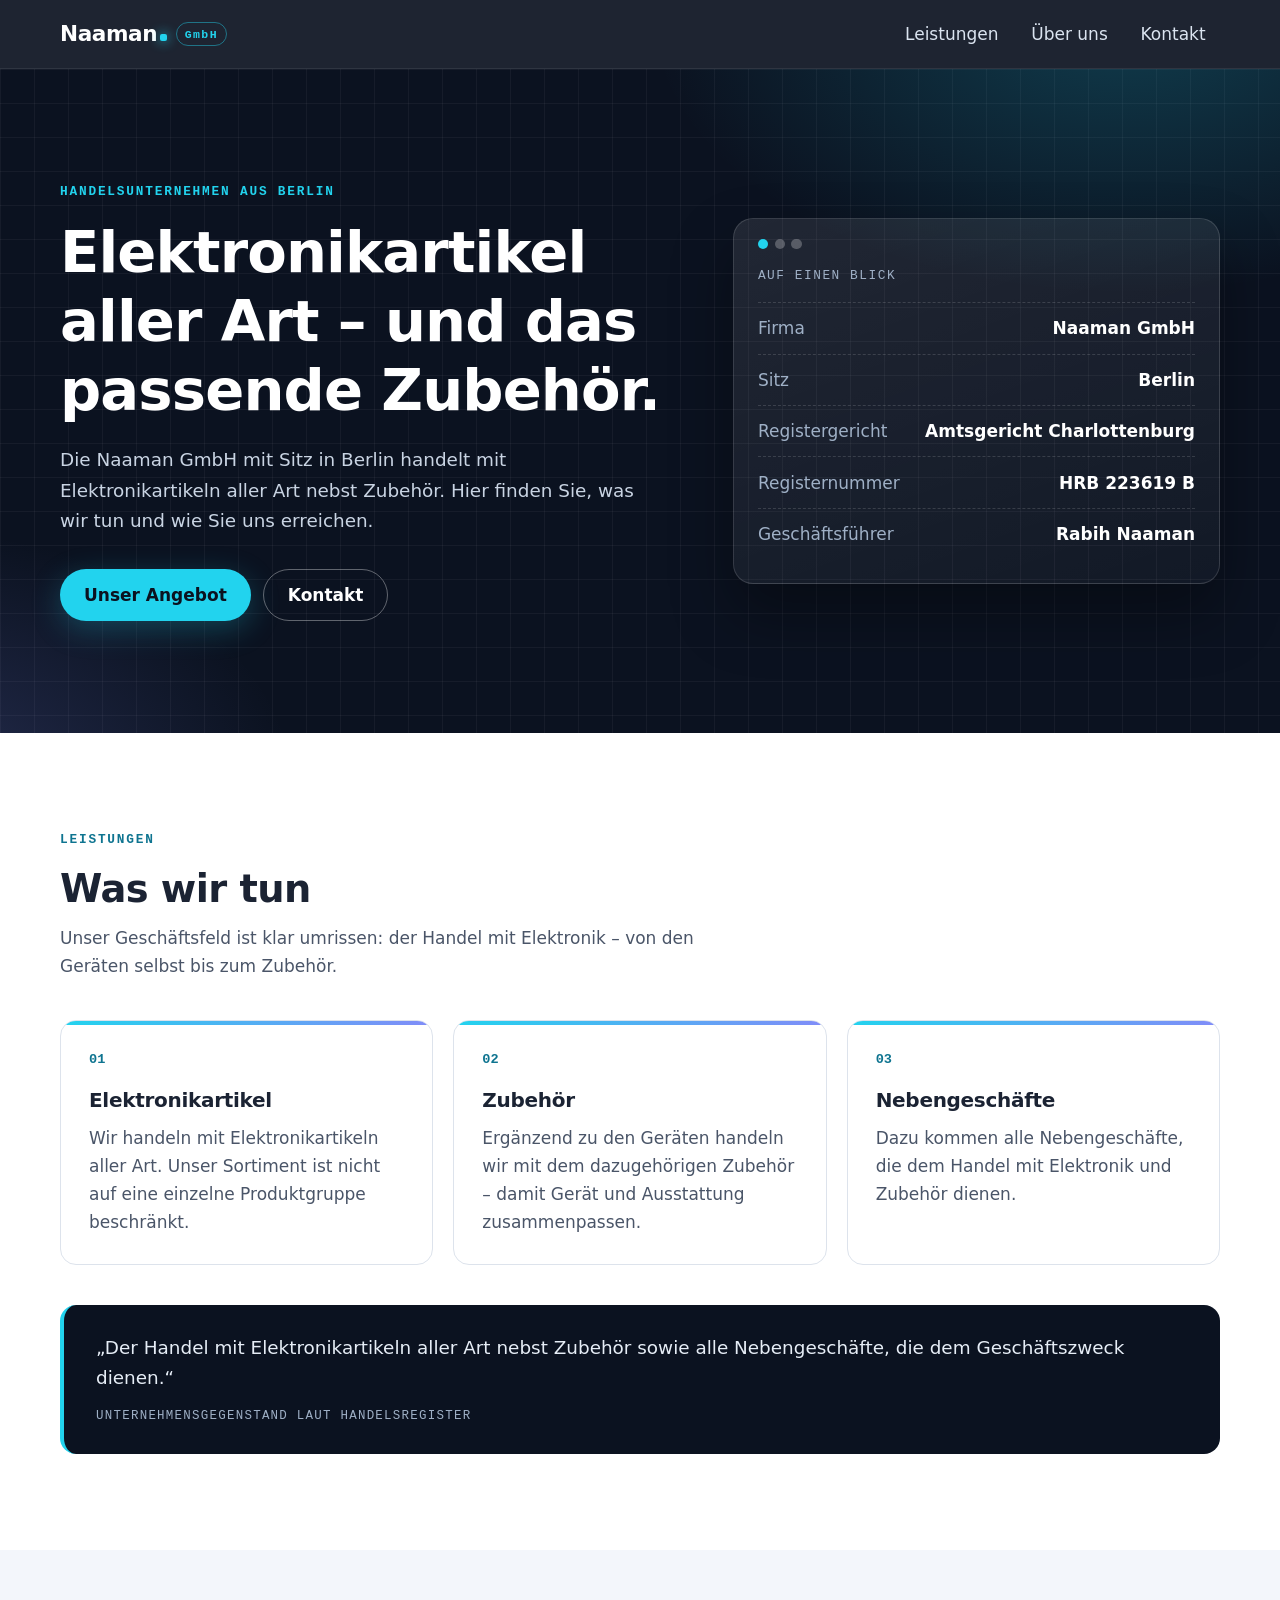
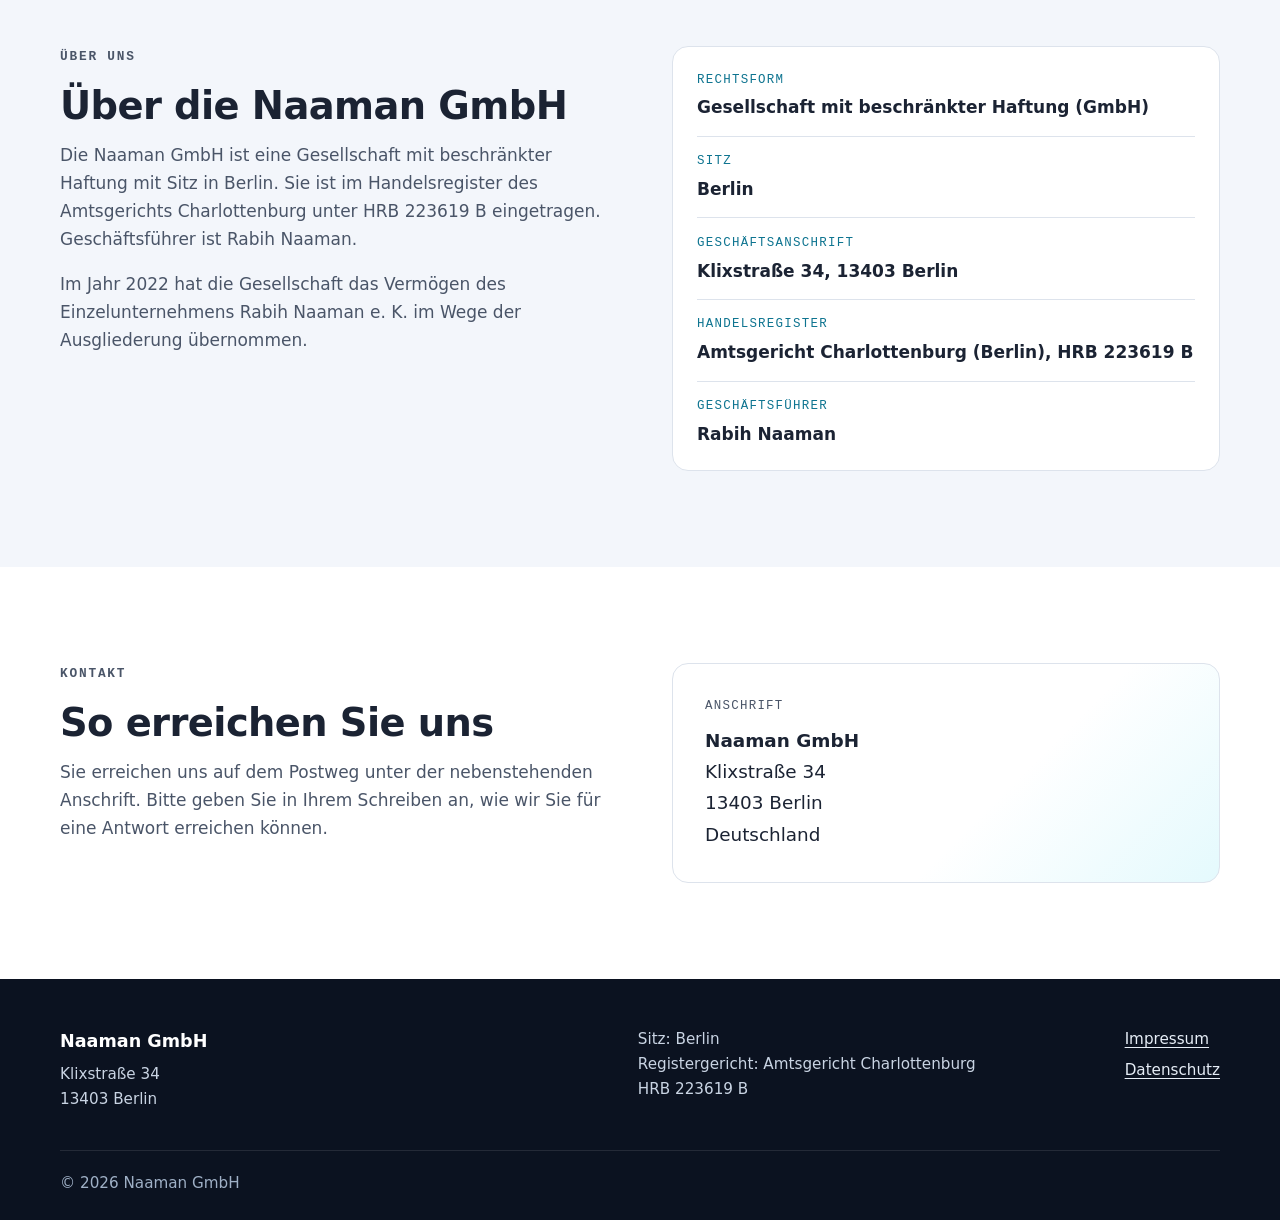
<file: index.html>
<!DOCTYPE html>
<html lang="de-DE">
<head>
  <meta charset="utf-8">
  <meta name="viewport" content="width=device-width, initial-scale=1">
  <title>Naaman GmbH – Handel mit Elektronikartikeln aus Berlin</title>
  <meta name="description" content="Die Naaman GmbH mit Sitz in Berlin handelt mit Elektronikartikeln aller Art nebst Zubehör. Klixstraße 34, 13403 Berlin – Amtsgericht Charlottenburg, HRB 223619 B.">
  <link rel="canonical" href="https://naamangmbh.shop/">
  <meta property="og:type" content="website">
  <meta property="og:locale" content="de_DE">
  <meta property="og:site_name" content="Naaman GmbH">
  <meta property="og:title" content="Naaman GmbH – Handel mit Elektronikartikeln aus Berlin">
  <meta property="og:description" content="Handel mit Elektronikartikeln aller Art nebst Zubehör. Naaman GmbH, Klixstraße 34, 13403 Berlin.">
  <meta property="og:url" content="https://naamangmbh.shop/">
  <meta name="theme-color" content="#0b1220">
  <link rel="stylesheet" href="assets/css/style.css">
  <script src="assets/js/main.js" defer></script>
  <script type="application/ld+json">
  {
    "@context": "https://schema.org",
    "@type": "Organization",
    "name": "Naaman GmbH",
    "legalName": "Naaman GmbH",
    "url": "https://naamangmbh.shop/",
    "description": "Handel mit Elektronikartikeln aller Art nebst Zubehör sowie alle Nebengeschäfte, die dem Geschäftszweck dienen.",
    "address": {
      "@type": "PostalAddress",
      "streetAddress": "Klixstraße 34",
      "postalCode": "13403",
      "addressLocality": "Berlin",
      "addressCountry": "DE"
    },
    "identifier": {
      "@type": "PropertyValue",
      "name": "Handelsregister Amtsgericht Charlottenburg (Berlin)",
      "value": "HRB 223619 B"
    }
  }
  </script>
</head>
<body>
  <a class="skip-link" href="#main">Zum Inhalt springen</a>

  <header class="site-header">
    <div class="container header-inner">
      <a class="brand" href="index.html" aria-label="Naaman GmbH – zur Startseite">
        <span class="brand-name">Naaman</span>
        <span class="brand-form">GmbH</span>
      </a>
      <button class="nav-toggle" type="button" aria-expanded="false" aria-controls="site-nav">
        <span class="nav-toggle-bar" aria-hidden="true"></span>
        <span class="visually-hidden">Menü</span>
      </button>
      <nav id="site-nav" class="site-nav" aria-label="Hauptnavigation">
        <ul>
          <li><a href="#leistungen">Leistungen</a></li>
          <li><a href="#ueber-uns">Über uns</a></li>
          <li><a href="#kontakt">Kontakt</a></li>
        </ul>
      </nav>
    </div>
  </header>

  <main id="main">
    <section class="hero" aria-labelledby="hero-title">
      <div class="container hero-inner">
        <div class="hero-copy">
          <p class="eyebrow">Handelsunternehmen aus Berlin</p>
          <h1 id="hero-title">Elektronikartikel aller Art – und das passende Zubehör.</h1>
          <p class="lead">Die Naaman GmbH mit Sitz in Berlin handelt mit Elektronikartikeln aller Art nebst Zubehör. Hier finden Sie, was wir tun und wie Sie uns erreichen.</p>
          <div class="hero-actions">
            <a class="btn btn-primary" href="#leistungen">Unser Angebot</a>
            <a class="btn btn-ghost" href="#kontakt">Kontakt</a>
          </div>
        </div>
        <aside class="panel" aria-label="Auf einen Blick">
          <div class="panel-bar" aria-hidden="true"><span></span><span></span><span></span></div>
          <p class="panel-title">Auf einen Blick</p>
          <dl class="panel-list">
            <div><dt>Firma</dt><dd>Naaman GmbH</dd></div>
            <div><dt>Sitz</dt><dd>Berlin</dd></div>
            <div><dt>Registergericht</dt><dd>Amtsgericht Charlottenburg</dd></div>
            <div><dt>Registernummer</dt><dd>HRB 223619 B</dd></div>
            <div><dt>Geschäftsführer</dt><dd>Rabih Naaman</dd></div>
          </dl>
        </aside>
      </div>
    </section>

    <section id="leistungen" class="section" aria-labelledby="leistungen-title">
      <div class="container">
        <div class="section-head">
          <p class="kicker">Leistungen</p>
          <h2 id="leistungen-title">Was wir tun</h2>
          <p>Unser Geschäftsfeld ist klar umrissen: der Handel mit Elektronik – von den Geräten selbst bis zum Zubehör.</p>
        </div>
        <div class="cards">
          <article class="card">
            <span class="card-num" aria-hidden="true">01</span>
            <h3>Elektronikartikel</h3>
            <p>Wir handeln mit Elektronikartikeln aller Art. Unser Sortiment ist nicht auf eine einzelne Produktgruppe beschränkt.</p>
          </article>
          <article class="card">
            <span class="card-num" aria-hidden="true">02</span>
            <h3>Zubehör</h3>
            <p>Ergänzend zu den Geräten handeln wir mit dem dazugehörigen Zubehör – damit Gerät und Ausstattung zusammenpassen.</p>
          </article>
          <article class="card">
            <span class="card-num" aria-hidden="true">03</span>
            <h3>Nebengeschäfte</h3>
            <p>Dazu kommen alle Nebengeschäfte, die dem Handel mit Elektronik und Zubehör dienen.</p>
          </article>
        </div>
        <figure class="purpose">
          <blockquote>
            <p>„Der Handel mit Elektronikartikeln aller Art nebst Zubehör sowie alle Nebengeschäfte, die dem Geschäftszweck dienen.“</p>
          </blockquote>
          <figcaption>Unternehmensgegenstand laut Handelsregister</figcaption>
        </figure>
      </div>
    </section>

    <section id="ueber-uns" class="section section-alt" aria-labelledby="ueber-title">
      <div class="container split">
        <div>
          <p class="kicker">Über uns</p>
          <h2 id="ueber-title">Über die Naaman GmbH</h2>
          <p>Die Naaman GmbH ist eine Gesellschaft mit beschränkter Haftung mit Sitz in Berlin. Sie ist im Handelsregister des Amtsgerichts Charlottenburg unter HRB 223619 B eingetragen. Geschäftsführer ist Rabih Naaman.</p>
          <p>Im Jahr 2022 hat die Gesellschaft das Vermögen des Einzelunternehmens Rabih Naaman e.&nbsp;K. im Wege der Ausgliederung übernommen.</p>
        </div>
        <dl class="facts">
          <div><dt>Rechtsform</dt><dd>Gesellschaft mit beschränkter Haftung (GmbH)</dd></div>
          <div><dt>Sitz</dt><dd>Berlin</dd></div>
          <div><dt>Geschäftsanschrift</dt><dd>Klixstraße 34, 13403 Berlin</dd></div>
          <div><dt>Handelsregister</dt><dd>Amtsgericht Charlottenburg (Berlin), HRB 223619 B</dd></div>
          <div><dt>Geschäftsführer</dt><dd>Rabih Naaman</dd></div>
        </dl>
      </div>
    </section>

    <section id="kontakt" class="section" aria-labelledby="kontakt-title">
      <div class="container split">
        <div>
          <p class="kicker">Kontakt</p>
          <h2 id="kontakt-title">So erreichen Sie uns</h2>
          <p>Sie erreichen uns auf dem Postweg unter der nebenstehenden Anschrift. Bitte geben Sie in Ihrem Schreiben an, wie wir Sie für eine Antwort erreichen können.</p>
        </div>
        <div class="contact-card">
          <p class="contact-label">Anschrift</p>
          <address>
            <strong>Naaman GmbH</strong><br>
            Klixstraße 34<br>
            13403 Berlin<br>
            Deutschland
          </address>
        </div>
      </div>
    </section>
  </main>

  <footer class="site-footer">
    <div class="container footer-inner">
      <div>
        <p class="footer-brand">Naaman GmbH</p>
        <address>Klixstraße 34<br>13403 Berlin</address>
      </div>
      <p>Sitz: Berlin<br>Registergericht: Amtsgericht Charlottenburg<br>HRB 223619 B</p>
      <nav aria-label="Rechtliches">
        <ul class="footer-links">
          <li><a href="impressum.html">Impressum</a></li>
          <li><a href="datenschutz.html">Datenschutz</a></li>
        </ul>
      </nav>
    </div>
    <div class="container footer-bottom">
      <p>© 2026 Naaman GmbH</p>
    </div>
  </footer>
</body>
</html>
</file>
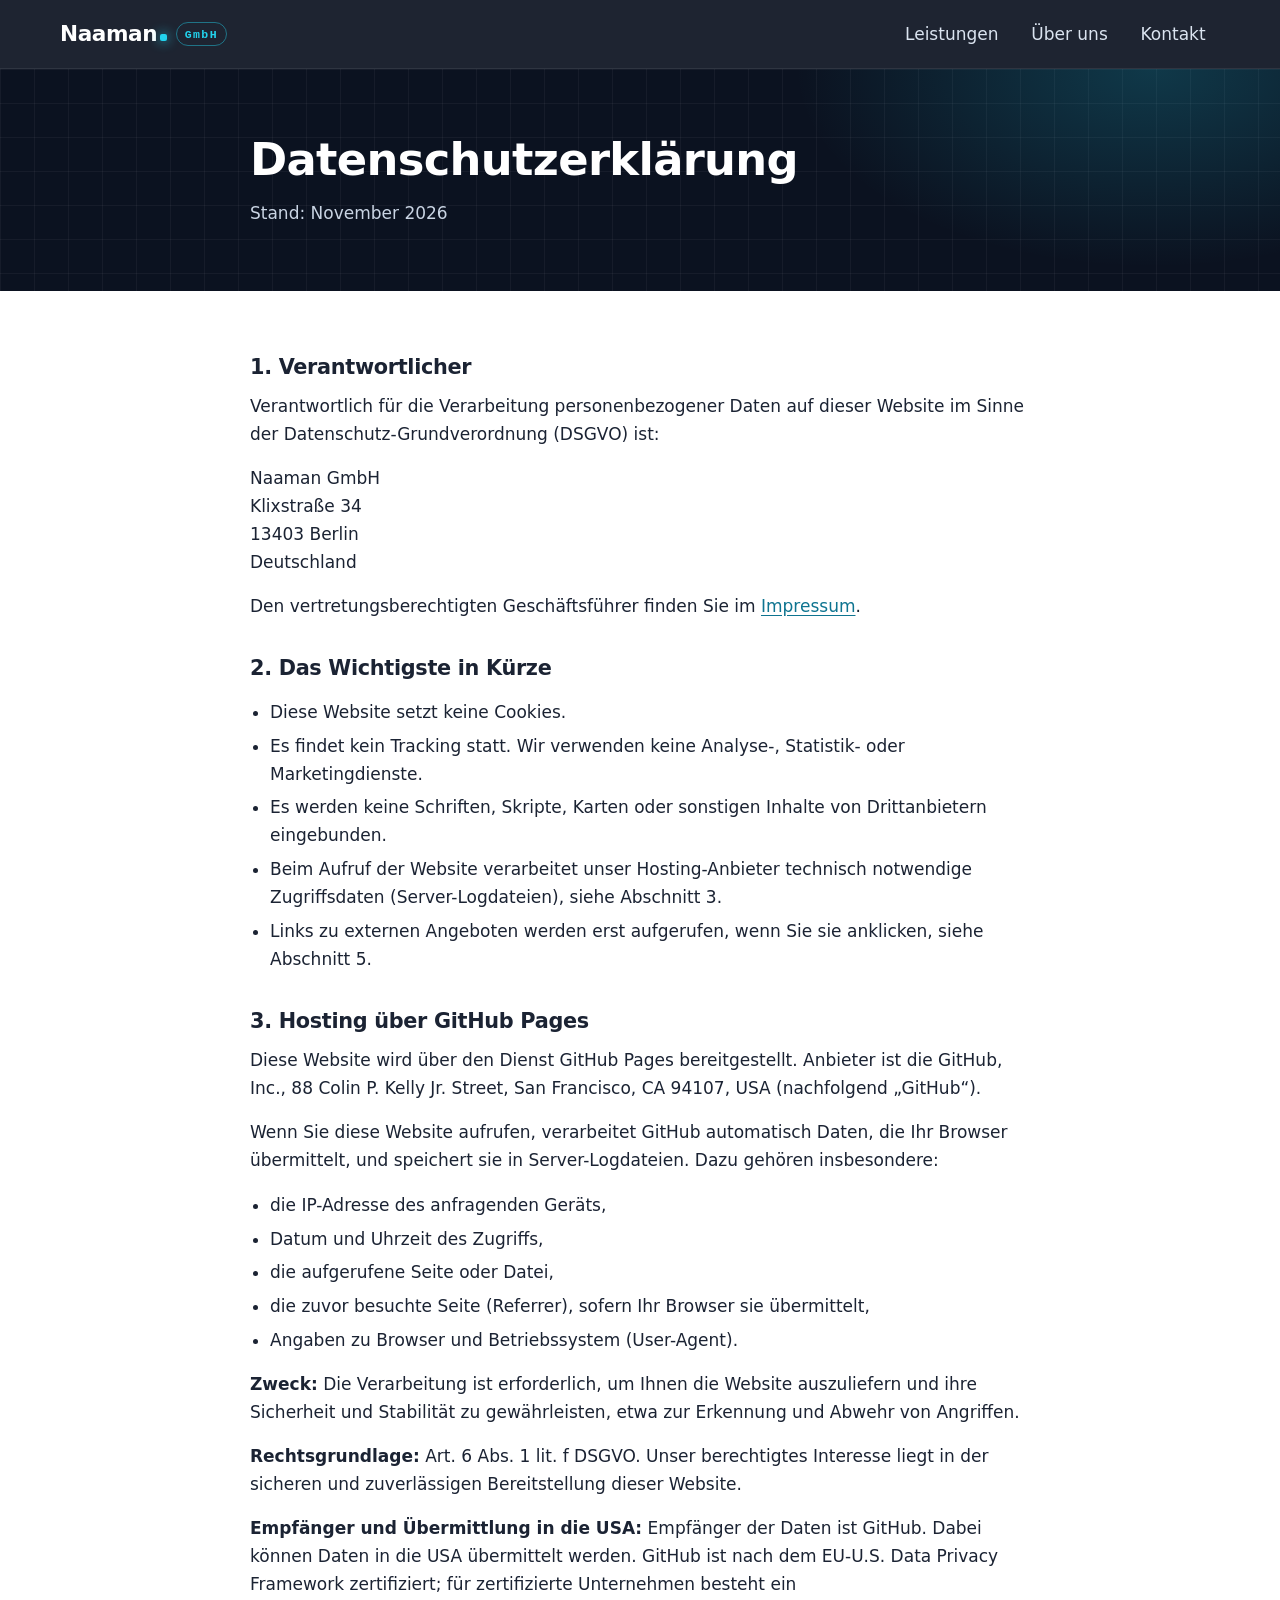
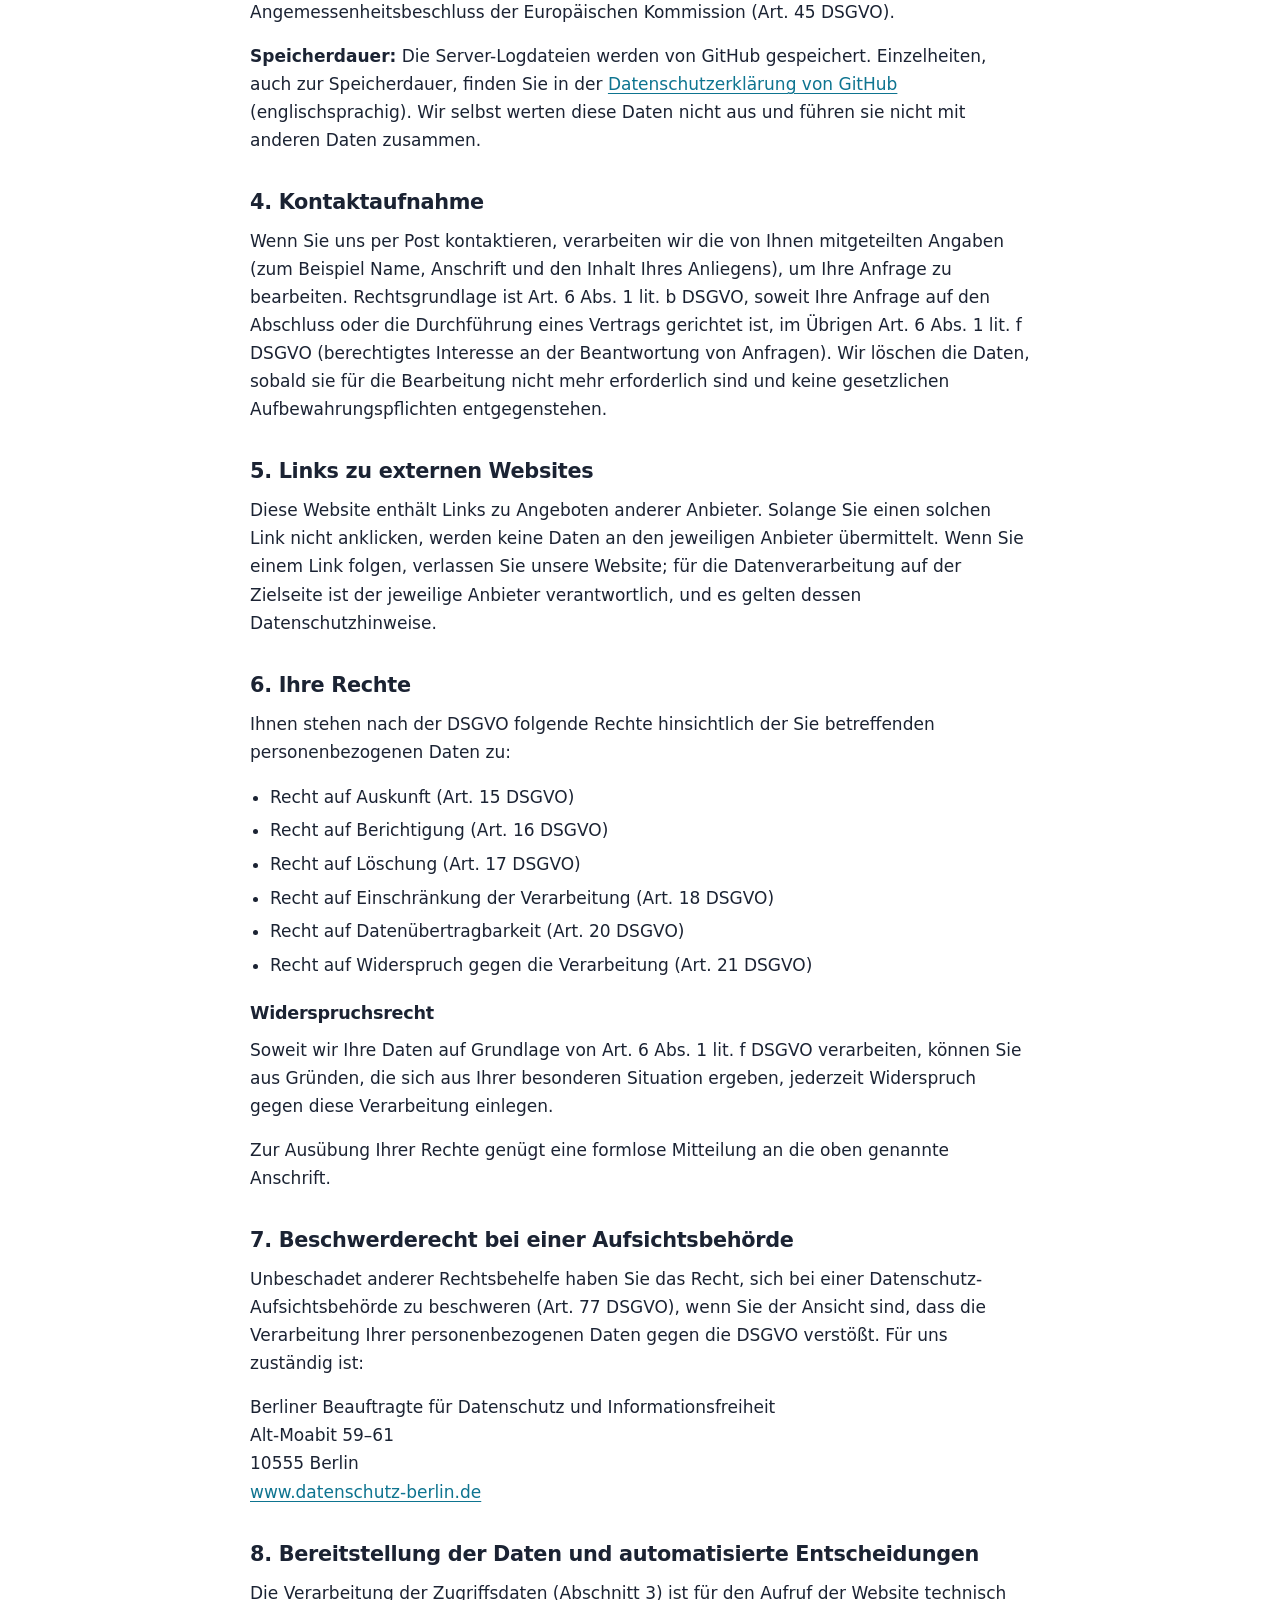
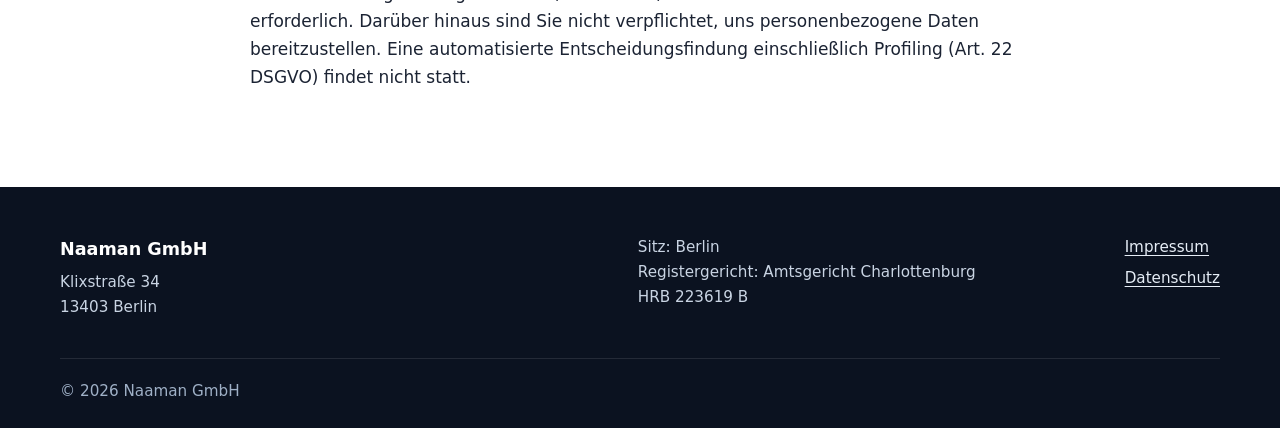
<file: datenschutz.html>
<!DOCTYPE html>
<html lang="de-DE">
<head>
  <meta charset="utf-8">
  <meta name="viewport" content="width=device-width, initial-scale=1">
  <title>Datenschutzerklärung – Naaman GmbH</title>
  <meta name="description" content="Datenschutzerklärung der Naaman GmbH: Hosting über GitHub Pages, keine Cookies, kein Tracking, Ihre Rechte nach der DSGVO.">
  <link rel="canonical" href="https://naamangmbh.shop/datenschutz.html">
  <meta property="og:type" content="website">
  <meta property="og:locale" content="de_DE">
  <meta property="og:site_name" content="Naaman GmbH">
  <meta property="og:title" content="Datenschutzerklärung – Naaman GmbH">
  <meta property="og:description" content="Informationen zur Verarbeitung personenbezogener Daten auf dieser Website gemäß DSGVO.">
  <meta property="og:url" content="https://naamangmbh.shop/datenschutz.html">
  <meta name="theme-color" content="#0b1220">
  <link rel="stylesheet" href="assets/css/style.css">
  <script src="assets/js/main.js" defer></script>
</head>
<body>
  <a class="skip-link" href="#main">Zum Inhalt springen</a>

  <header class="site-header">
    <div class="container header-inner">
      <a class="brand" href="index.html" aria-label="Naaman GmbH – zur Startseite">
        <span class="brand-name">Naaman</span>
        <span class="brand-form">GmbH</span>
      </a>
      <button class="nav-toggle" type="button" aria-expanded="false" aria-controls="site-nav">
        <span class="nav-toggle-bar" aria-hidden="true"></span>
        <span class="visually-hidden">Menü</span>
      </button>
      <nav id="site-nav" class="site-nav" aria-label="Hauptnavigation">
        <ul>
          <li><a href="index.html#leistungen">Leistungen</a></li>
          <li><a href="index.html#ueber-uns">Über uns</a></li>
          <li><a href="index.html#kontakt">Kontakt</a></li>
        </ul>
      </nav>
    </div>
  </header>

  <main id="main">
    <div class="page-head">
      <div class="container narrow">
        <h1>Datenschutzerklärung</h1>
        <p>Stand: November 2026</p>
      </div>
    </div>

    <div class="legal">
      <div class="container narrow">
        <h2>1. Verantwortlicher</h2>
        <p>Verantwortlich für die Verarbeitung personenbezogener Daten auf dieser Website im Sinne der Datenschutz-Grundverordnung (DSGVO) ist:</p>
        <address>
          Naaman GmbH<br>
          Klixstraße 34<br>
          13403 Berlin<br>
          Deutschland
        </address>
        <p>Den vertretungsberechtigten Geschäftsführer finden Sie im <a href="impressum.html">Impressum</a>.</p>

        <h2>2. Das Wichtigste in Kürze</h2>
        <ul>
          <li>Diese Website setzt keine Cookies.</li>
          <li>Es findet kein Tracking statt. Wir verwenden keine Analyse-, Statistik- oder Marketingdienste.</li>
          <li>Es werden keine Schriften, Skripte, Karten oder sonstigen Inhalte von Drittanbietern eingebunden.</li>
          <li>Beim Aufruf der Website verarbeitet unser Hosting-Anbieter technisch notwendige Zugriffsdaten (Server-Logdateien), siehe Abschnitt 3.</li>
          <li>Links zu externen Angeboten werden erst aufgerufen, wenn Sie sie anklicken, siehe Abschnitt 5.</li>
        </ul>

        <h2>3. Hosting über GitHub Pages</h2>
        <p>Diese Website wird über den Dienst GitHub Pages bereitgestellt. Anbieter ist die GitHub, Inc., 88 Colin P. Kelly Jr. Street, San Francisco, CA 94107, USA (nachfolgend „GitHub“).</p>
        <p>Wenn Sie diese Website aufrufen, verarbeitet GitHub automatisch Daten, die Ihr Browser übermittelt, und speichert sie in Server-Logdateien. Dazu gehören insbesondere:</p>
        <ul>
          <li>die IP-Adresse des anfragenden Geräts,</li>
          <li>Datum und Uhrzeit des Zugriffs,</li>
          <li>die aufgerufene Seite oder Datei,</li>
          <li>die zuvor besuchte Seite (Referrer), sofern Ihr Browser sie übermittelt,</li>
          <li>Angaben zu Browser und Betriebssystem (User-Agent).</li>
        </ul>
        <p><strong>Zweck:</strong> Die Verarbeitung ist erforderlich, um Ihnen die Website auszuliefern und ihre Sicherheit und Stabilität zu gewährleisten, etwa zur Erkennung und Abwehr von Angriffen.</p>
        <p><strong>Rechtsgrundlage:</strong> Art. 6 Abs. 1 lit. f DSGVO. Unser berechtigtes Interesse liegt in der sicheren und zuverlässigen Bereitstellung dieser Website.</p>
        <p><strong>Empfänger und Übermittlung in die USA:</strong> Empfänger der Daten ist GitHub. Dabei können Daten in die USA übermittelt werden. GitHub ist nach dem EU-U.S. Data Privacy Framework zertifiziert; für zertifizierte Unternehmen besteht ein Angemessenheitsbeschluss der Europäischen Kommission (Art. 45 DSGVO).</p>
        <p><strong>Speicherdauer:</strong> Die Server-Logdateien werden von GitHub gespeichert. Einzelheiten, auch zur Speicherdauer, finden Sie in der <a href="https://docs.github.com/en/site-policy/privacy-policies/github-general-privacy-statement" rel="noopener">Datenschutzerklärung von GitHub</a> (englischsprachig). Wir selbst werten diese Daten nicht aus und führen sie nicht mit anderen Daten zusammen.</p>

        <h2>4. Kontaktaufnahme</h2>
        <p>Wenn Sie uns per Post kontaktieren, verarbeiten wir die von Ihnen mitgeteilten Angaben (zum Beispiel Name, Anschrift und den Inhalt Ihres Anliegens), um Ihre Anfrage zu bearbeiten. Rechtsgrundlage ist Art. 6 Abs. 1 lit. b DSGVO, soweit Ihre Anfrage auf den Abschluss oder die Durchführung eines Vertrags gerichtet ist, im Übrigen Art. 6 Abs. 1 lit. f DSGVO (berechtigtes Interesse an der Beantwortung von Anfragen). Wir löschen die Daten, sobald sie für die Bearbeitung nicht mehr erforderlich sind und keine gesetzlichen Aufbewahrungspflichten entgegenstehen.</p>

        <h2>5. Links zu externen Websites</h2>
        <p>Diese Website enthält Links zu Angeboten anderer Anbieter. Solange Sie einen solchen Link nicht anklicken, werden keine Daten an den jeweiligen Anbieter übermittelt. Wenn Sie einem Link folgen, verlassen Sie unsere Website; für die Datenverarbeitung auf der Zielseite ist der jeweilige Anbieter verantwortlich, und es gelten dessen Datenschutzhinweise.</p>

        <h2>6. Ihre Rechte</h2>
        <p>Ihnen stehen nach der DSGVO folgende Rechte hinsichtlich der Sie betreffenden personenbezogenen Daten zu:</p>
        <ul>
          <li>Recht auf Auskunft (Art. 15 DSGVO)</li>
          <li>Recht auf Berichtigung (Art. 16 DSGVO)</li>
          <li>Recht auf Löschung (Art. 17 DSGVO)</li>
          <li>Recht auf Einschränkung der Verarbeitung (Art. 18 DSGVO)</li>
          <li>Recht auf Datenübertragbarkeit (Art. 20 DSGVO)</li>
          <li>Recht auf Widerspruch gegen die Verarbeitung (Art. 21 DSGVO)</li>
        </ul>
        <h3>Widerspruchsrecht</h3>
        <p>Soweit wir Ihre Daten auf Grundlage von Art. 6 Abs. 1 lit. f DSGVO verarbeiten, können Sie aus Gründen, die sich aus Ihrer besonderen Situation ergeben, jederzeit Widerspruch gegen diese Verarbeitung einlegen.</p>
        <p>Zur Ausübung Ihrer Rechte genügt eine formlose Mitteilung an die oben genannte Anschrift.</p>

        <h2>7. Beschwerderecht bei einer Aufsichtsbehörde</h2>
        <p>Unbeschadet anderer Rechtsbehelfe haben Sie das Recht, sich bei einer Datenschutz-Aufsichtsbehörde zu beschweren (Art. 77 DSGVO), wenn Sie der Ansicht sind, dass die Verarbeitung Ihrer personenbezogenen Daten gegen die DSGVO verstößt. Für uns zuständig ist:</p>
        <address>
          Berliner Beauftragte für Datenschutz und Informationsfreiheit<br>
          Alt-Moabit 59–61<br>
          10555 Berlin<br>
          <a href="https://www.datenschutz-berlin.de" rel="noopener">www.datenschutz-berlin.de</a>
        </address>

        <h2>8. Bereitstellung der Daten und automatisierte Entscheidungen</h2>
        <p>Die Verarbeitung der Zugriffsdaten (Abschnitt 3) ist für den Aufruf der Website technisch erforderlich. Darüber hinaus sind Sie nicht verpflichtet, uns personenbezogene Daten bereitzustellen. Eine automatisierte Entscheidungsfindung einschließlich Profiling (Art. 22 DSGVO) findet nicht statt.</p>
      </div>
    </div>
  </main>

  <footer class="site-footer">
    <div class="container footer-inner">
      <div>
        <p class="footer-brand">Naaman GmbH</p>
        <address>Klixstraße 34<br>13403 Berlin</address>
      </div>
      <p>Sitz: Berlin<br>Registergericht: Amtsgericht Charlottenburg<br>HRB 223619 B</p>
      <nav aria-label="Rechtliches">
        <ul class="footer-links">
          <li><a href="impressum.html">Impressum</a></li>
          <li><a href="datenschutz.html" aria-current="page">Datenschutz</a></li>
        </ul>
      </nav>
    </div>
    <div class="container footer-bottom">
      <p>© 2026 Naaman GmbH</p>
    </div>
  </footer>
</body>
</html>
</file>
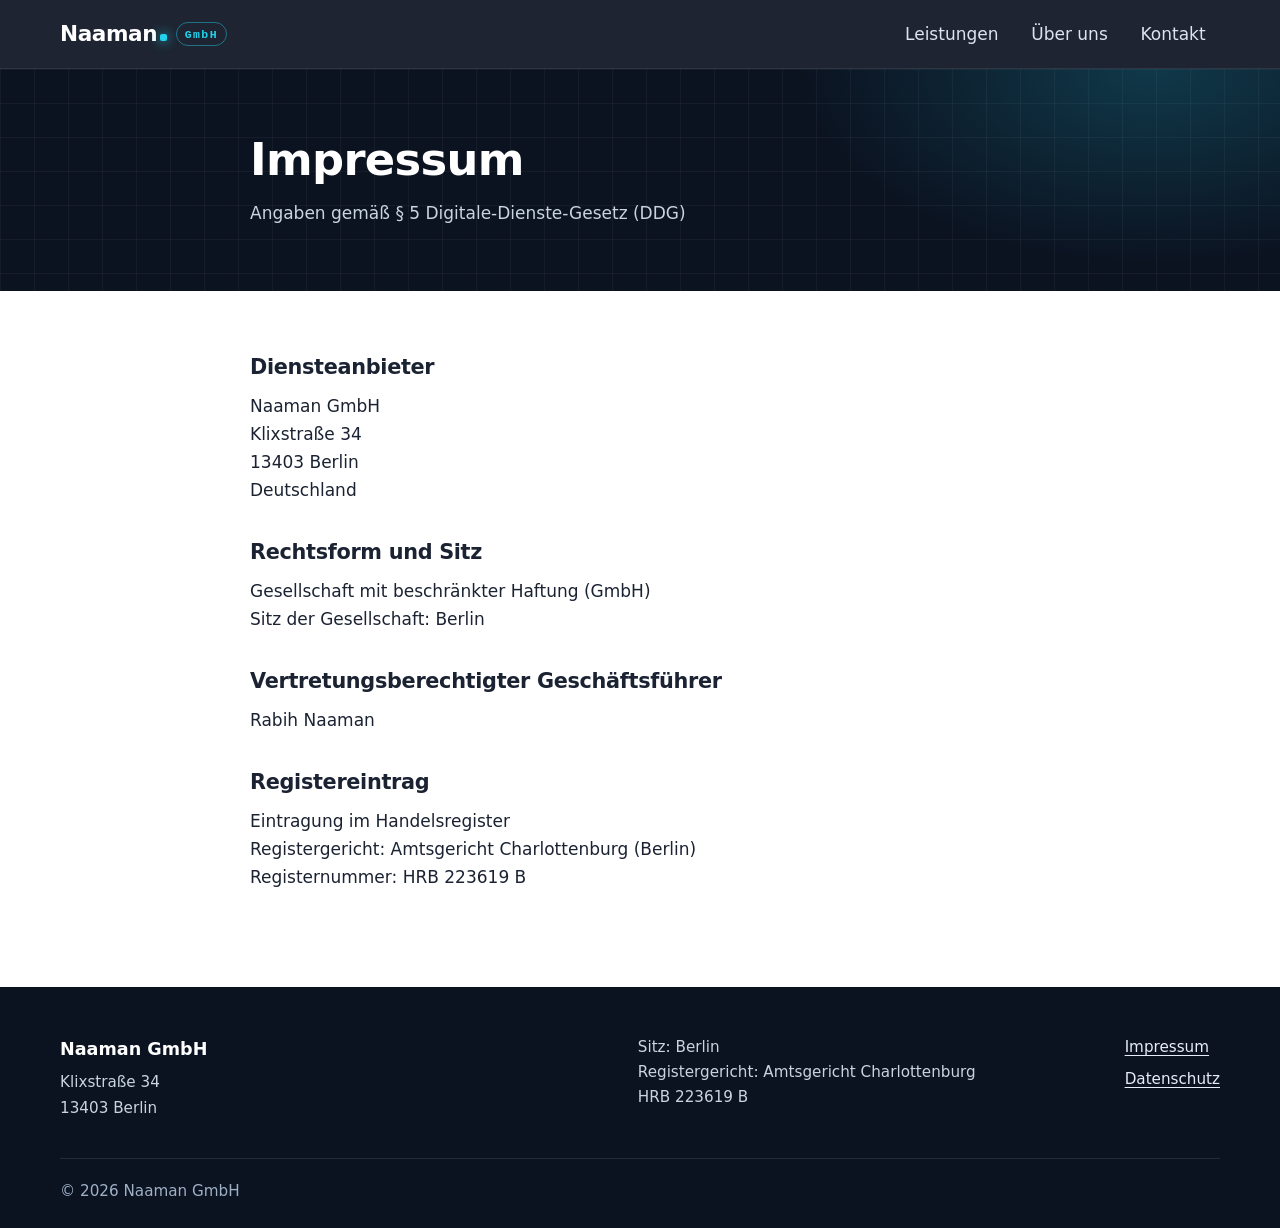
<file: impressum.html>
<!DOCTYPE html>
<html lang="de-DE">
<head>
  <meta charset="utf-8">
  <meta name="viewport" content="width=device-width, initial-scale=1">
  <title>Impressum – Naaman GmbH</title>
  <meta name="description" content="Impressum der Naaman GmbH, Klixstraße 34, 13403 Berlin. Angaben gemäß § 5 DDG.">
  <link rel="canonical" href="https://naamangmbh.shop/impressum.html">
  <meta property="og:type" content="website">
  <meta property="og:locale" content="de_DE">
  <meta property="og:site_name" content="Naaman GmbH">
  <meta property="og:title" content="Impressum – Naaman GmbH">
  <meta property="og:description" content="Angaben gemäß § 5 DDG zur Naaman GmbH, Berlin.">
  <meta property="og:url" content="https://naamangmbh.shop/impressum.html">
  <meta name="theme-color" content="#0b1220">
  <link rel="stylesheet" href="assets/css/style.css">
  <script src="assets/js/main.js" defer></script>
</head>
<body>
  <a class="skip-link" href="#main">Zum Inhalt springen</a>

  <header class="site-header">
    <div class="container header-inner">
      <a class="brand" href="index.html" aria-label="Naaman GmbH – zur Startseite">
        <span class="brand-name">Naaman</span>
        <span class="brand-form">GmbH</span>
      </a>
      <button class="nav-toggle" type="button" aria-expanded="false" aria-controls="site-nav">
        <span class="nav-toggle-bar" aria-hidden="true"></span>
        <span class="visually-hidden">Menü</span>
      </button>
      <nav id="site-nav" class="site-nav" aria-label="Hauptnavigation">
        <ul>
          <li><a href="index.html#leistungen">Leistungen</a></li>
          <li><a href="index.html#ueber-uns">Über uns</a></li>
          <li><a href="index.html#kontakt">Kontakt</a></li>
        </ul>
      </nav>
    </div>
  </header>

  <main id="main">
    <div class="page-head">
      <div class="container narrow">
        <h1>Impressum</h1>
        <p>Angaben gemäß § 5 Digitale-Dienste-Gesetz (DDG)</p>
      </div>
    </div>

    <div class="legal">
      <div class="container narrow">
        <h2>Diensteanbieter</h2>
        <address>
          Naaman GmbH<br>
          Klixstraße 34<br>
          13403 Berlin<br>
          Deutschland
        </address>

        <h2>Rechtsform und Sitz</h2>
        <p>Gesellschaft mit beschränkter Haftung (GmbH)<br>Sitz der Gesellschaft: Berlin</p>

        <h2>Vertretungsberechtigter Geschäftsführer</h2>
        <p>Rabih Naaman</p>

        <h2>Registereintrag</h2>
        <p>Eintragung im Handelsregister<br>Registergericht: Amtsgericht Charlottenburg (Berlin)<br>Registernummer: HRB 223619 B</p>
      </div>
    </div>
  </main>

  <footer class="site-footer">
    <div class="container footer-inner">
      <div>
        <p class="footer-brand">Naaman GmbH</p>
        <address>Klixstraße 34<br>13403 Berlin</address>
      </div>
      <p>Sitz: Berlin<br>Registergericht: Amtsgericht Charlottenburg<br>HRB 223619 B</p>
      <nav aria-label="Rechtliches">
        <ul class="footer-links">
          <li><a href="impressum.html" aria-current="page">Impressum</a></li>
          <li><a href="datenschutz.html">Datenschutz</a></li>
        </ul>
      </nav>
    </div>
    <div class="container footer-bottom">
      <p>© 2026 Naaman GmbH</p>
    </div>
  </footer>
</body>
</html>
</file>
<file: assets/css/style.css>
:root {
  --ink: #0b1220;
  --ink-2: #111a2e;
  --cyan: #22d3ee;
  --violet: #818cf8;
  --accent: #0e7490;
  --text: #1b2333;
  --muted: #4a5568;
  --line: #dde3ec;
  --bg: #ffffff;
  --alt: #f3f6fb;
  --radius: 16px;
  --font: system-ui, -apple-system, "Segoe UI", Roboto, "Helvetica Neue", Arial, sans-serif;
  --mono: ui-monospace, "SFMono-Regular", Consolas, "Liberation Mono", monospace;
}

*, *::before, *::after { box-sizing: border-box; }
html { scroll-behavior: smooth; scroll-padding-top: 5rem; }
body {
  margin: 0;
  font-family: var(--font);
  font-size: 1.0625rem;
  line-height: 1.65;
  color: var(--text);
  background: var(--bg);
  -webkit-font-smoothing: antialiased;
}
h1, h2, h3 { line-height: 1.2; margin: 0 0 .75rem; letter-spacing: -.015em; }
p { margin: 0 0 1rem; }
a { color: var(--accent); text-underline-offset: 3px; }
a:hover { text-decoration-thickness: 2px; }
address { font-style: normal; }
:focus-visible { outline: 3px solid var(--cyan); outline-offset: 3px; border-radius: 4px; }

.container { width: min(1160px, 100% - 2.5rem); margin-inline: auto; }
.narrow { width: min(780px, 100% - 2.5rem); }
.visually-hidden {
  position: absolute; width: 1px; height: 1px; padding: 0; margin: -1px;
  overflow: hidden; clip: rect(0 0 0 0); white-space: nowrap; border: 0;
}
.skip-link {
  position: absolute; left: 1rem; top: -4rem; z-index: 100;
  background: var(--cyan); color: var(--ink); padding: .6rem 1rem;
  border-radius: 8px; font-weight: 700; text-decoration: none;
}
.skip-link:focus { top: 1rem; }

/* Header */
.site-header {
  position: sticky; top: 0; z-index: 50;
  background: rgba(11, 18, 32, .92);
  backdrop-filter: saturate(160%) blur(10px);
  border-bottom: 1px solid rgba(255, 255, 255, .08);
}
.header-inner { display: flex; align-items: center; justify-content: space-between; min-height: 4.25rem; }
.brand { display: inline-flex; align-items: center; gap: .55rem; text-decoration: none; color: #fff; }
.brand-name { font-weight: 800; font-size: 1.35rem; letter-spacing: -.02em; }
.brand-name::after {
  content: ""; display: inline-block; width: .42rem; height: .42rem; margin-left: .2rem;
  border-radius: 2px; background: var(--cyan); box-shadow: 0 0 12px var(--cyan);
}
.brand-form {
  font-family: var(--mono); font-size: .72rem; font-weight: 600; letter-spacing: .12em;
  color: var(--cyan); border: 1px solid rgba(34, 211, 238, .45); border-radius: 999px; padding: .1rem .5rem;
}
.site-nav ul { list-style: none; margin: 0; padding: 0; display: flex; gap: .25rem; }
.site-nav a {
  display: block; padding: .5rem .9rem; border-radius: 999px;
  color: #dbe4f0; text-decoration: none; font-weight: 500;
}
.site-nav a:hover { color: #fff; background: rgba(255, 255, 255, .08); }
.nav-toggle { display: none; }

/* Hero */
.hero {
  color: #fff;
  background:
    radial-gradient(48rem 28rem at 88% -8%, rgba(34, 211, 238, .22), transparent 62%),
    radial-gradient(40rem 26rem at -8% 108%, rgba(129, 140, 248, .22), transparent 62%),
    linear-gradient(rgba(255, 255, 255, .045) 1px, transparent 1px) 0 0 / 34px 34px,
    linear-gradient(90deg, rgba(255, 255, 255, .045) 1px, transparent 1px) 0 0 / 34px 34px,
    var(--ink);
  padding: clamp(3.5rem, 9vw, 7rem) 0;
}
.hero-inner { display: grid; grid-template-columns: 1.25fr 1fr; gap: clamp(2rem, 5vw, 4.5rem); align-items: center; }
.eyebrow, .kicker {
  font-family: var(--mono); font-size: .8rem; font-weight: 600;
  letter-spacing: .14em; text-transform: uppercase; margin-bottom: 1rem;
}
.eyebrow { color: var(--cyan); }
.kicker { color: var(--accent); }
.hero h1 { font-size: clamp(2.1rem, 5.2vw, 3.6rem); font-weight: 800; margin-bottom: 1.25rem; }
.lead { font-size: 1.15rem; color: #c9d4e3; max-width: 36rem; }
.hero-actions { display: flex; flex-wrap: wrap; gap: .75rem; margin-top: 2rem; }
.btn {
  display: inline-flex; align-items: center; justify-content: center;
  min-height: 3rem; padding: .7rem 1.5rem; border-radius: 999px;
  font-weight: 700; text-decoration: none; transition: transform .15s ease, background .15s ease;
}
.btn:hover { transform: translateY(-1px); }
.btn-primary { background: var(--cyan); color: var(--ink); box-shadow: 0 8px 30px rgba(34, 211, 238, .25); }
.btn-primary:hover { background: #67e8f9; }
.btn-ghost { color: #fff; border: 1px solid rgba(255, 255, 255, .35); }
.btn-ghost:hover { background: rgba(255, 255, 255, .08); }

.panel {
  background: linear-gradient(160deg, rgba(255, 255, 255, .09), rgba(255, 255, 255, .03));
  border: 1px solid rgba(255, 255, 255, .14); border-radius: 20px;
  padding: 1.25rem 1.5rem 1.5rem; box-shadow: 0 30px 60px rgba(0, 0, 0, .35);
}
.panel-bar { display: flex; gap: .4rem; margin-bottom: 1rem; }
.panel-bar span { width: .65rem; height: .65rem; border-radius: 50%; background: rgba(255, 255, 255, .25); }
.panel-bar span:first-child { background: var(--cyan); }
.panel-title { font-family: var(--mono); font-size: .8rem; letter-spacing: .12em; text-transform: uppercase; color: #9fb0c6; }
.panel-list { margin: 0; }
.panel-list div { display: flex; justify-content: space-between; gap: 1rem; padding: .7rem 0; border-top: 1px dashed rgba(255, 255, 255, .14); }
.panel-list dt { color: #9fb0c6; }
.panel-list dd { margin: 0; font-weight: 600; text-align: right; }

/* Sections */
.section { padding: clamp(3.5rem, 8vw, 6rem) 0; }
.section-alt { background: var(--alt); }
.section h2 { font-size: clamp(1.75rem, 3.5vw, 2.4rem); }
.section-head { max-width: 40rem; margin-bottom: 2.5rem; }
.section-head p:last-child { color: var(--muted); }

.cards { display: grid; grid-template-columns: repeat(3, 1fr); gap: 1.25rem; }
.card {
  position: relative; padding: 1.75rem; border: 1px solid var(--line); border-radius: var(--radius);
  background: #fff; overflow: hidden;
}
.card::before {
  content: ""; position: absolute; inset: 0 0 auto 0; height: 4px;
  background: linear-gradient(90deg, var(--cyan), var(--violet));
}
.card-num { display: block; font-family: var(--mono); font-size: .85rem; font-weight: 700; color: var(--accent); margin-bottom: 1rem; }
.card h3 { font-size: 1.25rem; }
.card p { color: var(--muted); margin: 0; }

.purpose {
  margin: 2.5rem 0 0; padding: 1.75rem 2rem; border-radius: var(--radius);
  background: var(--ink); color: #e6edf6; border-left: 4px solid var(--cyan);
}
.purpose blockquote { margin: 0; }
.purpose p { font-size: 1.15rem; margin: 0 0 .75rem; }
.purpose figcaption { font-family: var(--mono); font-size: .78rem; letter-spacing: .1em; text-transform: uppercase; color: #9fb0c6; }

.split { display: grid; grid-template-columns: 1fr 1fr; gap: clamp(2rem, 5vw, 4rem); align-items: start; }
.split > div > p { color: var(--muted); }
.facts { margin: 0; background: #fff; border: 1px solid var(--line); border-radius: var(--radius); padding: .5rem 1.5rem; }
.facts div { padding: .9rem 0; border-bottom: 1px solid var(--line); }
.facts div:last-child { border-bottom: 0; }
.facts dt { font-family: var(--mono); font-size: .78rem; letter-spacing: .1em; text-transform: uppercase; color: var(--accent); }
.facts dd { margin: .2rem 0 0; font-weight: 600; }

.contact-card {
  padding: 2rem; border-radius: var(--radius); border: 1px solid var(--line);
  background: linear-gradient(135deg, #fff 60%, rgba(34, 211, 238, .12));
}
.contact-label { font-family: var(--mono); font-size: .78rem; letter-spacing: .1em; text-transform: uppercase; color: var(--accent); margin-bottom: .5rem; }
.contact-card address { font-size: 1.15rem; line-height: 1.7; }

/* Legal pages */
.page-head {
  color: #fff; padding: clamp(2.75rem, 6vw, 4rem) 0;
  background:
    radial-gradient(36rem 20rem at 90% 0%, rgba(34, 211, 238, .2), transparent 62%),
    linear-gradient(rgba(255, 255, 255, .045) 1px, transparent 1px) 0 0 / 34px 34px,
    linear-gradient(90deg, rgba(255, 255, 255, .045) 1px, transparent 1px) 0 0 / 34px 34px,
    var(--ink);
}
.page-head h1 { font-size: clamp(2rem, 4.5vw, 2.8rem); }
.page-head p { color: #c9d4e3; margin: 0; }
.legal { padding: clamp(2.5rem, 6vw, 4rem) 0 clamp(3rem, 7vw, 5rem); }
.legal h2 { font-size: 1.3rem; margin-top: 2.25rem; }
.legal h2:first-child { margin-top: 0; }
.legal h3 { font-size: 1.1rem; margin-top: 1.5rem; }
.legal address, .legal p, .legal ul { margin-bottom: 1rem; }
.legal ul { padding-left: 1.25rem; }
.legal li { margin-bottom: .35rem; }

/* Footer */
.site-footer { background: var(--ink); color: #c9d4e3; padding: 3rem 0 1.5rem; font-size: .95rem; }
.footer-inner { display: grid; grid-template-columns: 1.2fr 1fr auto; gap: 2rem; }
.footer-brand { color: #fff; font-weight: 800; font-size: 1.1rem; margin-bottom: .4rem; }
.footer-links { list-style: none; margin: 0; padding: 0; display: grid; gap: .4rem; }
.site-footer a { color: #e6edf6; }
.site-footer a:hover { color: var(--cyan); }
.footer-bottom { border-top: 1px solid rgba(255, 255, 255, .1); margin-top: 2rem; padding-top: 1.25rem; color: #9fb0c6; }
.footer-bottom p { margin: 0; }

/* Responsive */
@media (max-width: 900px) {
  .hero-inner, .split { grid-template-columns: 1fr; }
  .cards { grid-template-columns: 1fr 1fr; }
  .footer-inner { grid-template-columns: 1fr 1fr; }
}
@media (max-width: 767px) {
  .nav-toggle {
    display: inline-flex; align-items: center; justify-content: center;
    width: 2.75rem; height: 2.75rem; border-radius: 10px; cursor: pointer;
    background: transparent; border: 1px solid rgba(255, 255, 255, .25);
  }
  .nav-toggle-bar, .nav-toggle-bar::before, .nav-toggle-bar::after {
    display: block; width: 1.2rem; height: 2px; background: #fff; border-radius: 2px; position: relative;
    transition: transform .2s ease, background .2s ease;
  }
  .nav-toggle-bar::before, .nav-toggle-bar::after { content: ""; position: absolute; left: 0; }
  .nav-toggle-bar::before { top: -6px; }
  .nav-toggle-bar::after { top: 6px; }
  .nav-toggle[aria-expanded="true"] .nav-toggle-bar { background: transparent; }
  .nav-toggle[aria-expanded="true"] .nav-toggle-bar::before { transform: translateY(6px) rotate(45deg); }
  .nav-toggle[aria-expanded="true"] .nav-toggle-bar::after { transform: translateY(-6px) rotate(-45deg); }
  .site-nav {
    display: none; position: absolute; left: 0; right: 0; top: 100%;
    background: var(--ink); border-bottom: 1px solid rgba(255, 255, 255, .1); padding: .5rem 1.25rem 1rem;
  }
  .site-nav.is-open { display: block; }
  .site-nav ul { flex-direction: column; }
  .site-nav a { padding: .8rem .75rem; border-radius: 10px; }
  .cards, .footer-inner { grid-template-columns: 1fr; }
  .panel-list div { flex-direction: column; gap: .1rem; }
  .panel-list dd { text-align: left; }
  .purpose { padding: 1.5rem; }
}
@media (prefers-reduced-motion: reduce) {
  html { scroll-behavior: auto; }
  .btn, .nav-toggle-bar, .nav-toggle-bar::before, .nav-toggle-bar::after { transition: none; }
}
</file>
